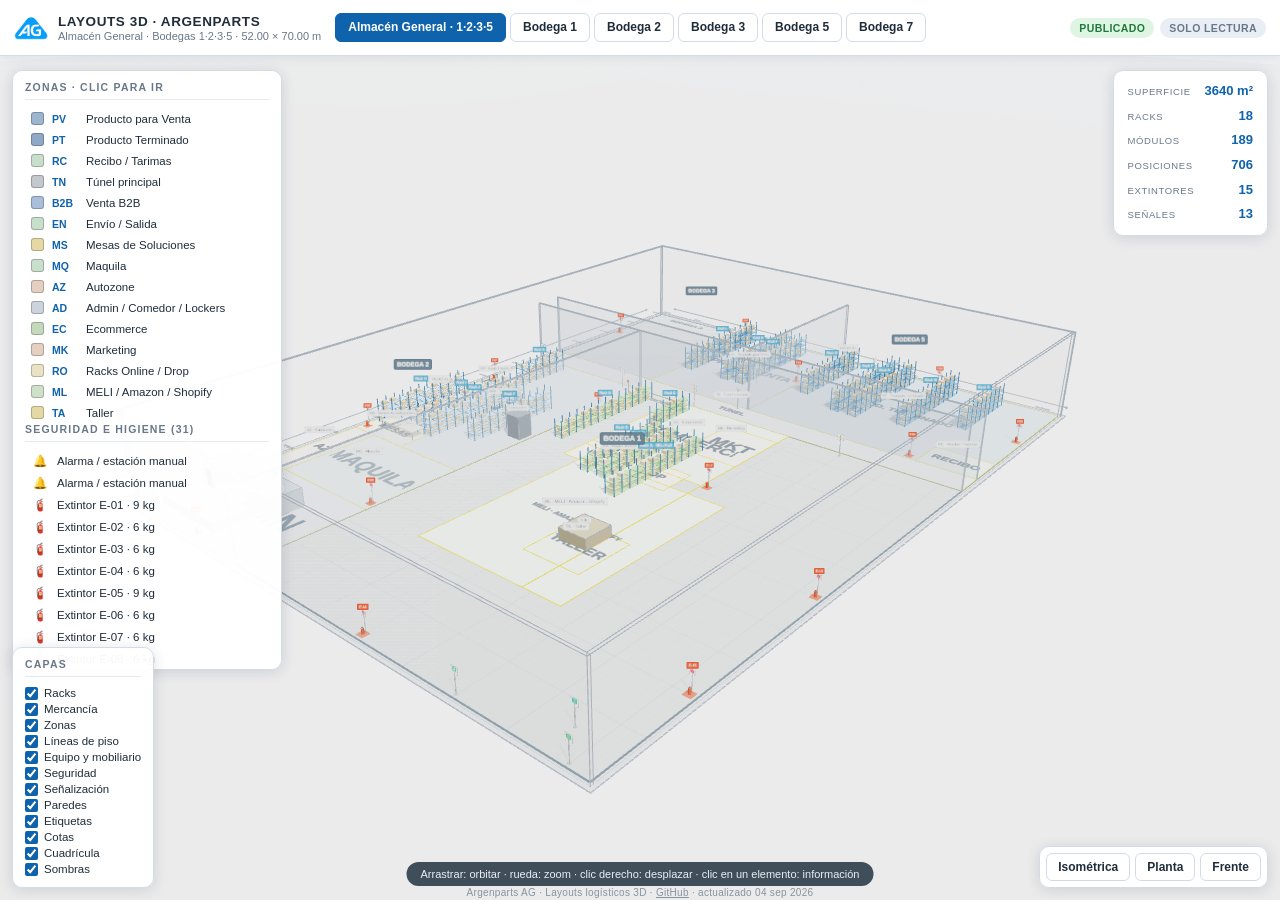
<file: index.html>
<!DOCTYPE html>
<html lang="es">
<head>
<meta charset="UTF-8">
<meta name="viewport" content="width=device-width, initial-scale=1.0">
<title>Layouts 3D · Almacenes Argenparts AG</title>
<meta name="description" content="Layouts 3D de las bodegas de Argenparts AG: racks, zonas, extintores y señalización de seguridad. Vista pública de solo lectura.">
<link rel="icon" type="image/png" href="img/logo.png?v=2">
<link rel="apple-touch-icon" href="img/logo.png?v=2">
<meta name="theme-color" content="#069EFC">
<link rel="stylesheet" href="css/app.css">
</head>
<body class="view">
<div id="stage"></div>
<div id="ui"></div>
<script>window.APP_MODE='view';</script>
<script src="vendor/three.min.js"></script>
<script src="vendor/OrbitControls.js"></script>
<script src="vendor/lz-string.min.js"></script>
<script src="js/config.js"></script>
<script src="js/catalog.js"></script>
<script src="js/defaults.js"></script>
<script src="js/engine.js"></script>
<script src="js/app.js"></script>
</body>
</html>
</file>
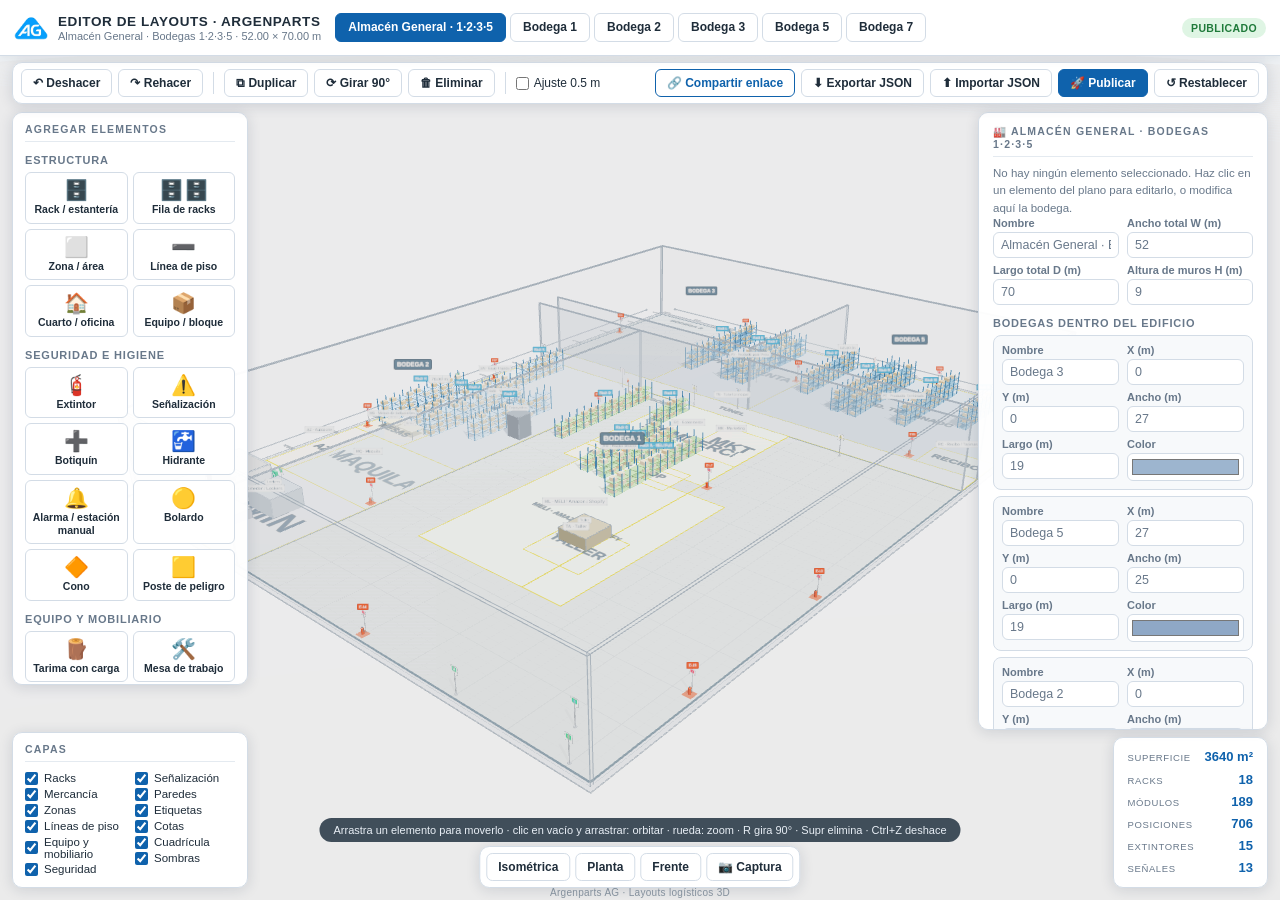
<file: editor.html>
<!DOCTYPE html>
<html lang="es">
<head>
<meta charset="UTF-8">
<meta name="viewport" content="width=device-width, initial-scale=1.0">
<title>Editor de Layouts · Argenparts AG</title>
<meta name="robots" content="noindex">
<link rel="icon" type="image/png" href="img/logo.png?v=2">
<link rel="apple-touch-icon" href="img/logo.png?v=2">
<meta name="theme-color" content="#069EFC">
<link rel="stylesheet" href="css/app.css">
</head>
<body class="edit">
<div id="stage"></div>
<div id="ui"></div>
<script>window.APP_MODE='edit';</script>
<script src="vendor/three.min.js"></script>
<script src="vendor/OrbitControls.js"></script>
<script src="vendor/lz-string.min.js"></script>
<script src="js/config.js"></script>
<script src="js/catalog.js"></script>
<script src="js/defaults.js"></script>
<script src="js/engine.js"></script>
<script src="js/app.js"></script>
</body>
</html>
</file>
<file: css/app.css>
:root{
  --ink:#1f2d3a; --muted:#68788a; --accent:#0f62ac; --accent2:#0b4f8c; --line:#d3dce6;
  --panel:rgba(255,255,255,.96); --shadow:0 2px 14px rgba(25,45,70,.14); --warn:#b7791f; --ok:#1f7a3a; --danger:#c0392b;
}
*{margin:0;padding:0;box-sizing:border-box;}
html,body{width:100%;height:100%;overflow:hidden;font-family:'Segoe UI',Roboto,Arial,sans-serif;color:var(--ink);background:#eef1f4;font-size:13px;}
button,input,select,textarea{font:inherit;color:inherit;}
button{cursor:pointer;border:1px solid var(--line);background:#fff;border-radius:6px;padding:6px 11px;font-size:12px;font-weight:600;line-height:1.2;}
button:hover{background:var(--accent);color:#fff;border-color:var(--accent);}
button.primary{background:var(--accent);color:#fff;border-color:var(--accent);}
button.primary:hover{background:var(--accent2);}
button.accent{border-color:var(--accent);color:var(--accent);}
button.danger{color:var(--danger);border-color:#e6b3ad;}
button.danger:hover{background:var(--danger);color:#fff;}
button.on{background:var(--accent);color:#fff;border-color:var(--accent);}
input[type=number],input[type=text],input[type=password],select,textarea{border:1px solid var(--line);border-radius:6px;padding:5px 7px;background:#fff;width:100%;font-size:12.5px;}
input[type=color]{width:100%;height:28px;border:1px solid var(--line);border-radius:6px;padding:1px 2px;background:#fff;}
input:focus,select:focus,textarea:focus{outline:2px solid rgba(15,98,172,.35);outline-offset:0;}
.muted{color:var(--muted);} .small{font-size:11.5px;line-height:1.5;}
code{background:#eef2f6;padding:1px 5px;border-radius:4px;font-size:11.5px;}

#stage{position:fixed;inset:0;}
#stage canvas{display:block;}
#ui>*{position:absolute;}
.panel{background:var(--panel);border:1px solid var(--line);border-radius:10px;box-shadow:var(--shadow);}
.panel h2{font-size:10.5px;text-transform:uppercase;letter-spacing:1.2px;color:var(--muted);margin-bottom:8px;border-bottom:1px solid #e4eaf0;padding-bottom:6px;}
.panel h3{font-size:11px;text-transform:uppercase;letter-spacing:.8px;color:var(--muted);margin:12px 0 6px;}

/* barra superior */
#topbar{top:0;left:0;right:0;height:56px;display:flex;align-items:center;gap:14px;padding:0 14px;background:var(--panel);border-bottom:1px solid var(--line);box-shadow:0 2px 10px rgba(25,45,70,.08);z-index:5;}
#topbar .brand{display:flex;align-items:center;gap:10px;min-width:0;}
#topbar .logo img{width:34px;height:34px;display:block;border-radius:7px;}
#topbar h1{font-size:13.5px;letter-spacing:.6px;white-space:nowrap;}
#topbar p{font-size:11px;color:var(--muted);margin-top:1px;white-space:nowrap;overflow:hidden;text-overflow:ellipsis;max-width:360px;}
#tabs{display:flex;gap:4px;flex-wrap:wrap;}
#tabs button{padding:6px 12px;}
.spacer{flex:1;}
#badges{display:flex;gap:6px;}
.badge{font-size:10.5px;font-weight:700;letter-spacing:.4px;text-transform:uppercase;padding:4px 9px;border-radius:14px;background:#e9eef4;color:var(--muted);white-space:nowrap;}
.badge.warn{background:#fff3d6;color:var(--warn);} .badge.ok{background:#dff5e4;color:var(--ok);}
#panelsToggle{display:none;}

/* barra de herramientas del editor */
#toolbar{top:62px;left:12px;right:12px;height:42px;display:flex;align-items:center;gap:6px;padding:0 8px;z-index:4;overflow-x:auto;}
#toolbar .sep{width:1px;height:22px;background:var(--line);margin:0 4px;}
#toolbar .chk{display:flex;align-items:center;gap:5px;font-size:12px;white-space:nowrap;}
#toolbar button{white-space:nowrap;}

/* paneles laterales */
#palette{top:112px;left:12px;width:236px;max-height:calc(100% - 300px);overflow-y:auto;padding:10px 12px;}
.tools{display:grid;grid-template-columns:1fr 1fr;gap:5px;}
.tool{display:flex;flex-direction:column;align-items:center;gap:3px;padding:7px 4px;font-size:10.5px;font-weight:600;text-align:center;line-height:1.2;}
.tool span{font-size:20px;line-height:1;}
#props{top:112px;right:12px;width:290px;max-height:calc(100% - 180px);overflow-y:auto;padding:12px 14px;}
.form{display:grid;grid-template-columns:1fr 1fr;gap:6px 8px;}
.fld{display:flex;flex-direction:column;gap:3px;font-size:11px;color:var(--muted);}
.fld.chk{flex-direction:row;align-items:center;gap:6px;grid-column:1/-1;color:var(--ink);font-size:12px;}
.fld input[type=checkbox]{width:auto;}
.fld > span{font-weight:600;}
.subform{border:1px solid var(--line);border-radius:8px;padding:8px;margin-bottom:6px;background:#f7f9fb;}
.row{display:flex;gap:6px;margin-top:12px;flex-wrap:wrap;}
.grid2{display:grid;grid-template-columns:1fr 1fr;gap:8px 12px;}

#legend{top:70px;left:12px;width:270px;max-height:calc(100% - 300px);overflow-y:auto;padding:10px 12px;}
.zrow{display:flex;align-items:center;gap:8px;padding:4px 6px;border-radius:6px;cursor:pointer;font-size:11.5px;}
.zrow:hover{background:#eaf2fa;}
.chip{width:13px;height:13px;border-radius:3px;border:1px solid rgba(0,0,0,.22);flex:0 0 13px;}
.zletter{font-weight:700;min-width:26px;flex:0 0 26px;color:var(--accent);font-size:10.5px;}
.ico{width:18px;flex:0 0 18px;text-align:center;}

#layers{bottom:12px;left:12px;padding:10px 12px;font-size:11.5px;}
#layers label{display:flex;align-items:center;gap:6px;padding:1.5px 0;cursor:pointer;user-select:none;}
#layers input{accent-color:var(--accent);}
#viewsbar{bottom:12px;right:12px;padding:6px;display:flex;gap:5px;}
#stats{top:70px;right:12px;padding:8px 14px;font-size:11px;line-height:1.9;min-width:150px;}
#stats div{display:flex;justify-content:space-between;align-items:baseline;gap:14px;}
#stats .lbl{color:var(--muted);font-size:9.5px;text-transform:uppercase;letter-spacing:.6px;}
#stats b{color:var(--accent);font-size:13px;}
body.edit #stats{top:auto;bottom:12px;right:12px;left:auto;transform:none;line-height:1.7;}
body.edit #viewsbar{bottom:12px;right:auto;left:50%;transform:translateX(-50%);}
body.edit #layers{left:12px;bottom:12px;width:236px;columns:2;column-gap:10px;}
body.edit #layers h2{column-span:all;}
body.edit #layers label{break-inside:avoid;}
body.edit #hint{bottom:58px;}
body.edit #palette{max-height:calc(100% - 112px - 215px);}
body.edit #props{max-height:calc(100% - 112px - 170px);}

#info{display:none;right:12px;top:230px;width:262px;padding:12px 14px;z-index:3;}
body.edit #info{top:auto;bottom:12px;right:190px;width:250px;}
#info h3{font-size:13.5px;margin:2px 0 4px;text-transform:none;letter-spacing:0;color:var(--ink);}
#info .tag{display:inline-block;background:var(--accent);color:#fff;border-radius:4px;padding:1px 8px;font-size:10.5px;font-weight:700;}
#info p{font-size:11.5px;line-height:1.55;color:#42525f;}
#info .close{position:absolute;top:6px;right:10px;cursor:pointer;color:#8494a4;font-size:13px;}

#hint{bottom:14px;left:50%;transform:translateX(-50%);background:rgba(32,48,63,.84);color:#e8eef5;font-size:11px;padding:6px 14px;border-radius:16px;pointer-events:none;white-space:nowrap;max-width:92vw;overflow:hidden;text-overflow:ellipsis;}
#credit{position:fixed;bottom:0;left:50%;transform:translateX(-50%);font-size:10px;color:rgba(70,90,110,.6);pointer-events:auto;user-select:none;letter-spacing:.3px;padding:2px 8px;}
#credit a{color:inherit;}
#toast{top:64px;left:50%;transform:translateX(-50%) translateY(-20px);background:#1f2d3a;color:#fff;padding:8px 16px;border-radius:8px;font-size:12px;opacity:0;transition:.25s;pointer-events:none;z-index:50;max-width:80vw;}
#toast.on{opacity:1;transform:translateX(-50%) translateY(0);}

/* pantalla de error fatal (sin WebGL, sin librerías) */
.fatal{max-width:620px;margin:8vh auto;padding:28px 32px;background:#fff;border:1px solid var(--line);border-radius:14px;box-shadow:var(--shadow);font-size:14px;line-height:1.6;}
.fatal img{width:56px;height:56px;border-radius:12px;display:block;margin-bottom:12px;}
.fatal h1{font-size:19px;margin-bottom:10px;}
.fatal p,.fatal ol{margin:8px 0;} .fatal ol{padding-left:22px;}
body.view .fatal,body.edit .fatal{position:relative;z-index:10;}

/* modal */
#modal{position:fixed;inset:0;background:rgba(20,30,40,.45);display:flex;align-items:center;justify-content:center;z-index:100;padding:16px;}
.modal-box{background:#fff;border-radius:12px;padding:18px 20px;max-width:720px;width:100%;max-height:90vh;overflow:auto;box-shadow:0 12px 40px rgba(0,0,0,.35);}
.modal-box h3{font-size:15px;margin-bottom:10px;}
.modal-box p{margin:6px 0;line-height:1.5;}
.modal-actions{display:flex;gap:8px;justify-content:flex-end;margin-top:14px;}
.sharebox{width:100%;height:110px;font-size:10.5px;font-family:Consolas,monospace;word-break:break-all;margin-top:8px;}
.signgrid h4{margin:10px 0 6px;padding-left:8px;font-size:12px;}
.signs{display:grid;grid-template-columns:repeat(auto-fill,minmax(140px,1fr));gap:5px;}
.sign{display:flex;align-items:center;gap:7px;text-align:left;font-size:11px;padding:5px 7px;}
.sign .g{width:30px;height:30px;border-radius:6px;display:flex;align-items:center;justify-content:center;font-size:17px;flex:0 0 30px;}
.sign:hover .g{outline:2px solid #fff;}

/* móvil / pantallas chicas */
@media (max-width:900px){
  #topbar{height:auto;flex-wrap:wrap;padding:8px 10px;gap:8px;}
  #topbar p{display:none;}
  #tabs{order:3;width:100%;}
  #panelsToggle{display:inline-block;}
  #legend,#layers,#stats{display:none;}
  body.panels-open #legend{display:block;top:110px;width:calc(100% - 24px);max-height:45vh;}
  body.panels-open #layers{display:block;}
  #info{top:auto;bottom:60px;left:12px;right:12px;width:auto;}
  #viewsbar{bottom:12px;right:12px;}
  #hint{display:none;}
  #credit{left:12px;transform:none;bottom:64px;text-align:left;max-width:55%;line-height:1.3;}
  #palette,#props{width:calc(50% - 16px);}
}
</file>
